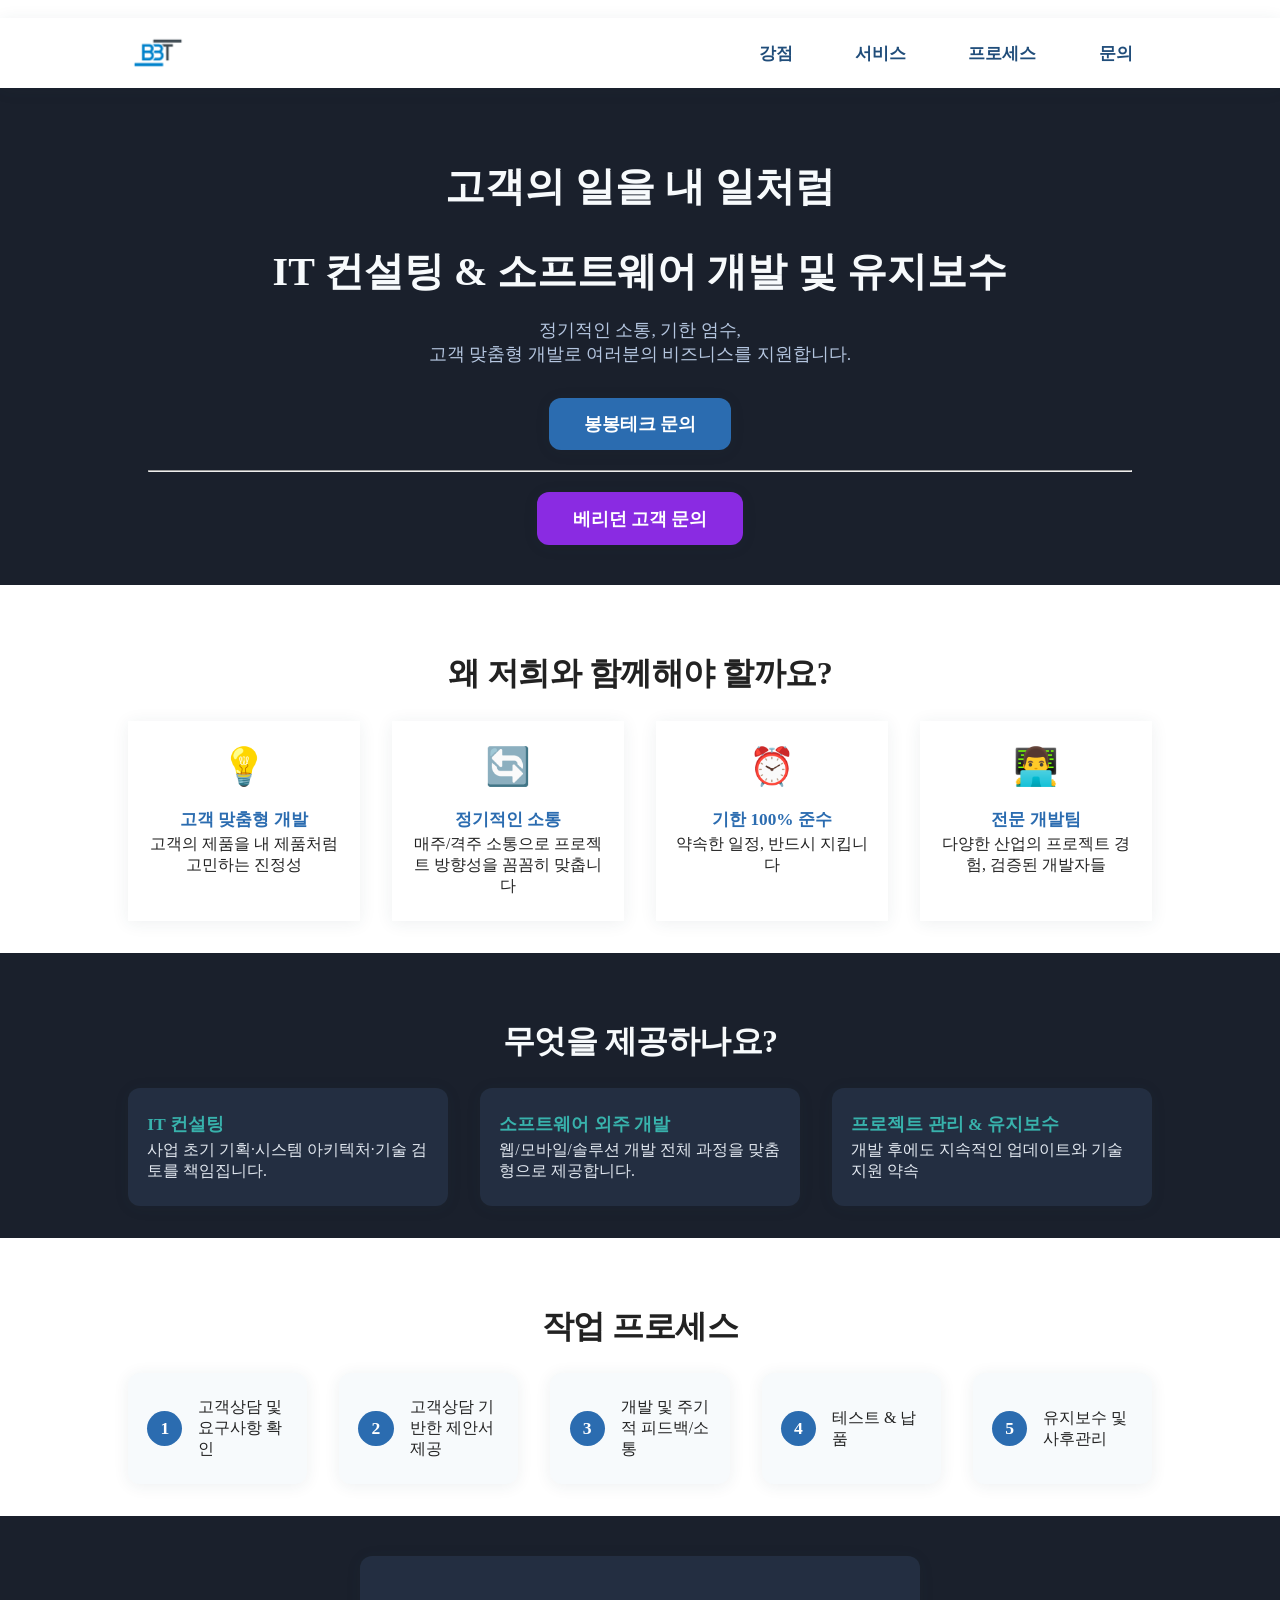
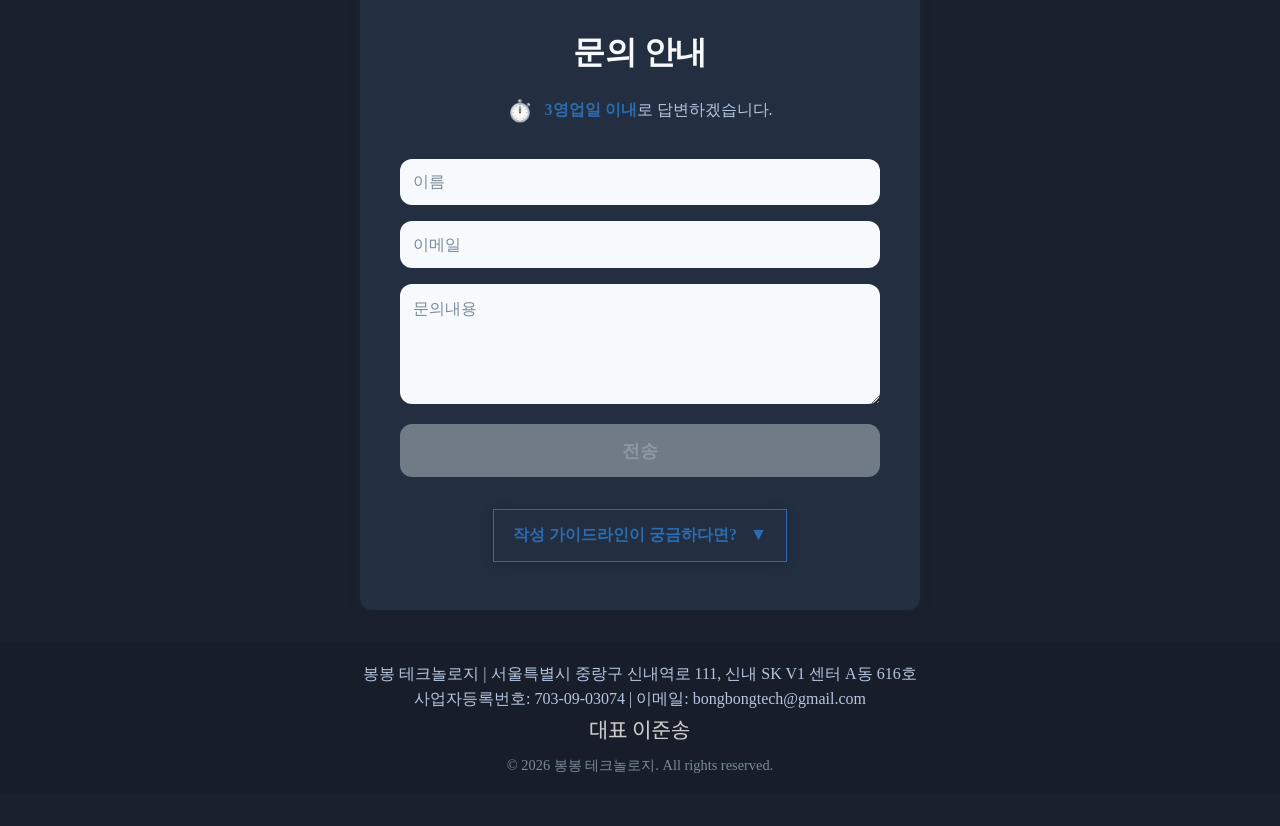
<file: index.html>
<!DOCTYPE html>
<html lang="ko"> 

<head>
   <meta charset="UTF-8">
   <meta name="viewport" content="width=device-width, initial-scale=1.0">
   <title>봉봉 테크놀로지</title>
   <link href="https://fonts.googleapis.com/css2?family=Roboto:wght@400;700&display=swap" rel="stylesheet">
   <link rel="stylesheet" href="style.css">
   <link rel="icon" type="image/png" href="favicon.png">

   <meta name="google-site-verification" content="m30Tda036_GRjnyDzYEdDoVMRkEQDd3D0iwW4XGG8fI" />
  
   <!-- SEO Enhancement Start -->
   <meta name="description" content="봉봉 테크놀로지는 IT 컨설팅, 소프트웨어 개발 및 유지보수, 고객 맞춤형 서비스, 정기 커뮤니케이션, 기한 엄수를 약속하는 전문가 팀입니다.">
   <meta name="robots" content="index, follow">
   <meta name="author" content="봉봉 테크놀로지">
   <link rel="canonical" href="https://bongbongtech.com">
  
   <!-- Open Graph / Facebook -->
   <meta property="og:type" content="website">
   <meta property="og:title" content="봉봉 테크놀로지">
   <meta property="og:description" content="IT 컨설팅, 소프트웨어 개발, 유지보수 전문. 프로젝트 일정 100% 준수, 고객 맞춤형 개발 제공.">
   <meta property="og:url" content="https://bongbongtech.com">
   <meta property="og:image" content="https://bongbongtech.com/logo.png">
  
   <!-- Twitter Card -->
   <meta name="twitter:card" content="summary_large_image">
   <meta name="twitter:title" content="봉봉 테크놀로지">
   <meta name="twitter:description" content="IT 컨설팅 및 소프트웨어 개발, 유지보수 전문 기업. 고객 중심 서비스.">
   <meta name="twitter:image" content="https://bongbongtech.com/logo.png">
  
   <!-- Schema.org 구조화 데이터 (JSON-LD) -->
     <script type="application/ld+json">
   {
    "@context": "https://schema.org",
    "@type": "Organization",
    "name": "봉봉 테크놀로지",
      "url": "https://bongbongtech.com",
      "logo": "https://bongbongtech.com/logo.png",
      "email": "bongbongtech@gmail.com",
      "address": {
        "@type": "PostalAddress",
        "streetAddress": "서울특별시 중랑구 신내역로 111, 신내 SK V1 센터 A동 616호"
      }
    }
    </script>
  
    <!-- SEO Enhancement End -->
  </head>

<body>
  <!-- Header & Logo -->
  <header class="site-header">
    <div class="container header-flex">
      <img src="logo.png" alt="BBT 로고" class="site-logo">
      <input type="checkbox" id="nav-toggle" style="display:none;">
      <label for="nav-toggle" class="hamburger">
        <span></span><span></span><span></span>
      </label>
      <nav>
        <a href="#whyus">강점</a>
        <a href="#services">서비스</a>
        <a href="#process">프로세스</a>
        <a href="#contact">문의</a>
      </nav>
    </div>
  </header>

  <!-- Hero Section (Dark) -->
  <section class="section-dark hero">
    <div class="container">
      <h1 class="hero-title">고객의 일을 내 일처럼</h1>
      <h1 class="hero-title">IT 컨설팅 & 소프트웨어 개발 및 유지보수</h1>
      <div class="hero-sub">정기적인 소통, 기한 엄수, <br/>고객 맞춤형 개발로 여러분의 비즈니스를 지원합니다.</div>
      <a href="#contact" class="btn">봉봉테크 문의</a>
      <hr style="margin: 20px;"/>
      <a href="#contact" class="btn" style="background-color: blueviolet;">베리던 고객 문의</a>
    </div>
  </section>

  <!-- Why Us Section (Light) -->
  <section class="section-light whyus-section" id="whyus">
    <div class="container">
      <h2 class="section-title">왜 저희와 함께해야 할까요?</h2>
      <div class="whyus">
        <div class="whyus-item">
          <div class="whyus-icon">💡</div>
          <div class="whyus-title">고객 맞춤형 개발</div>
          <div class="whyus-desc">고객의 제품을 내 제품처럼 고민하는 진정성</div>
        </div>
        <div class="whyus-item">
          <div class="whyus-icon">🔄</div>
          <div class="whyus-title">정기적인 소통</div>
          <div class="whyus-desc">매주/격주 소통으로 프로젝트 방향성을 꼼꼼히 맞춥니다</div>
        </div>
        <div class="whyus-item">
          <div class="whyus-icon">⏰</div>
          <div class="whyus-title">기한 100% 준수</div>
          <div class="whyus-desc">약속한 일정, 반드시 지킵니다</div>
        </div>
        <div class="whyus-item">
          <div class="whyus-icon">👨‍💻</div>
          <div class="whyus-title">전문 개발팀</div>
          <div class="whyus-desc">다양한 산업의 프로젝트 경험, 검증된 개발자들</div>
        </div>
      </div>
    </div>
  </section>

  <!-- What We Do Section (Dark) -->
  <section class="section-dark services-section" id="services">
    <div class="container">
      <h2 class="section-title">무엇을 제공하나요?</h2>
      <div class="services">
        <div class="service">
          <div class="service-title">IT 컨설팅</div>
          <div class="service-desc">사업 초기 기획·시스템 아키텍처·기술 검토를 책임집니다.</div>
        </div>
        <div class="service">
          <div class="service-title">소프트웨어 외주 개발</div>
          <div class="service-desc">웹/모바일/솔루션 개발 전체 과정을 맞춤형으로 제공합니다.</div>
        </div>
        <div class="service">
          <div class="service-title">프로젝트 관리 & 유지보수</div>
          <div class="service-desc">개발 후에도 지속적인 업데이트와 기술 지원 약속</div>
        </div>
      </div>
    </div>
  </section>

  <!-- Process Section (Light) -->
  <section class="section-light process-section" id="process">
    <div class="container">
      <h2 class="section-title">작업 프로세스</h2>
      <div class="process-steps">
        <div class="process-step">
          <div class="process-step-number">1</div>
          <div class="process-step-title">고객상담 및 요구사항 확인</div>
        </div>
        <div class="process-step">
          <div class="process-step-number">2</div>
          <div class="process-step-title">고객상담 기반한 제안서 제공</div>
        </div>
        <div class="process-step">
          <div class="process-step-number">3</div>
          <div class="process-step-title">개발 및 주기적 피드백/소통</div>
        </div>
        <div class="process-step">
          <div class="process-step-number">4</div>
          <div class="process-step-title">테스트 & 납품</div>
        </div>
        <div class="process-step">
          <div class="process-step-number">5</div>
          <div class="process-step-title">유지보수 및 사후관리</div>
        </div>
      </div>
    </div>
  </section>


  <!-- Contact/CTA Section (Dark) -->
  <section class="section-dark contact-section" id="contact">
    <div class="contact-form-wrap">
      <h2 class="section-title">문의 안내</h2>
      <div class="contact-reply-info">
        <span class="reply-icon">⏱️</span>
        <span class="reply-text"><span style="color:var(--primary);font-weight:700;">3영업일 이내</span>로 답변하겠습니다.
      </div>
      <br/>
      <br/>
      <form id="gform" method="POST" action="https://script.google.com/macros/s/AKfycbx9Tg3ZSAF8OOgkkGdjh-VKPmrq9clB7YTARX1lfGc0qahTwDZnl4qKFDuUkQ0PRUXnxQ/exec" onsubmit="return handleSubmit(event)" oninput="submitBtn.disabled = !this.checkValidity()">
        <input type="text" name="name" placeholder="이름" required>
        <input type="email" name="email" placeholder="이메일" required>
        <textarea name="message" placeholder= "문의내용" required></textarea>
        <!-- " [1] 아이템/서비스 소개
        [2] 주요 기능/요구사항
        [3] 참고하시는 서비스(문서, 레퍼런스, 링크 등)
        [4] 원하는 산출물(모바일 어플, 웹 사이트 등등)
        [5] 요구하는 일정 " -->
         
        <button id="submitBtn" type="submit" disabled>전송</button>
      </form>
      <div id="formResult"></div>
      <div class="faq-accordion">
        <input type="checkbox" id="faq-toggle" class="faq-toggle">
        <label for="faq-toggle" class="faq-label">
          <span class="faq-q">작성 가이드라인이 궁금하다면? <span class="faq-arrow">▼</span></span>
        </label>
        <div class="faq-content">
          <strong>작성 가이드라인 예시</strong>
          <ul>
            <li>아이템/서비스 소개</li>
            <li>주요 기능/요구사항</li>
            <li>참고하시는 서비스(문서, 레퍼런스, 링크 등)</li>
            <li>원하는 산출물(모바일 어플, 웹 사이트 등등)</li>
            <li>요구하는 일정</li>
          </ul>
        </div>
      </div>
    </div>

  <!-- Footer (Dark) -->
  <footer>
    <div class="footer-info">
      봉봉 테크놀로지 
      
      | 서울특별시 중랑구 신내역로 111, 신내 SK V1 센터 A동 616호
      <br/>사업자등록번호: 703-09-03074 |
      이메일: bongbongtech@gmail.com
      <br/><img src="ceo.svg"  style="margin-top: 8px; height: 20px; filter: brightness(0) invert(0.8);">
    </div>
    <div style="margin-top:8px; color:#7b8a99; font-size:0.9em;">&copy; <script>document.write(new Date().getFullYear());</script> 봉봉 테크놀로지. All rights reserved.</div>
  </footer>
  <script>
    function handleSubmit(e) {
      e.preventDefault();
      var form = e.target;
      var result = document.getElementById('formResult');
      var submitBtn = document.getElementById('submitBtn');
      
      result.textContent = '전송 중...';
      submitBtn.disabled = true;
      submitBtn.textContent = '전송 중';
      
      var data = new FormData(form);
      fetch(form.action, { method: 'POST', body: data })
        .then(function() {
          form.reset();
          result.textContent = '제출 완료했습니다. 감사합니다.';
          submitBtn.disabled = false;
          submitBtn.textContent = '전송';
        })
        .catch(function() {
          result.textContent = '전송에 실패했습니다. 다시 시도해 주세요. 문제가 계속된다면, 아래 이메일로 직접 문의를 부탁드립니다.';
          submitBtn.disabled = false;
          submitBtn.textContent = '전송';
        });
      return false;
    }
  </script>
</body>

</html>
</file>
<file: style.css>
:root {
  --primary: #2b6cb0;
  --primary-dark: #204d7a;
  --secondary: #f7fafc;
  --background-dark: #1a202c;
  --background-light: #fff;
  --text-dark: #222;
  --text-light: #f7fafc;
  --accent: #38b2ac;
  --border-radius: 12px;
  --transition: 0.2s cubic-bezier(.4,0,.2,1);
  --shadow: 0 2px 16px 0 rgba(44,62,80,0.08);
}

html, body {
  font-size: 14px;
}
.hero-title { font-size: 1.15rem; }
.hero-sub { font-size: 0.95rem; }
.btn { font-size: 1rem; padding: 0.8em 1.8em; }
.section-title { font-size: 1.08rem; }
@media (min-width: 700px) {
  html, body { font-size: 16px; }
  .hero-title { font-size: 2rem; }
  .hero-sub { font-size: 1.08rem; }
  .btn { font-size: 1.08rem; }
  .section-title { font-size: 1.18rem; }
}

body {
  margin: 0;
  background: var(--background-light);
  color: var(--text-dark);
  min-height: 100vh;
}

a {
  color: var(--primary);
  text-decoration: none;
  transition: color var(--transition);
}
a:hover {
  color: var(--accent);
}

.container {
  width: 92%;
  max-width: 1100px;
  margin: 0 auto;
  padding: 0 0.5rem;
}

.site-header {
  background: var(--background-light);
  box-shadow: var(--shadow);
  position: sticky;
  top: 0;
  z-index: 100;
}
.header-flex {
  display: flex;
  align-items: center;
  justify-content: space-between;
  min-height: 60px;
  padding: 0.5rem 0;
}
.site-logo {
  height: 60px;
  width: auto;
  margin-right: 1rem;
}
nav {
  display: none;
}
.hamburger {
  display: flex;
  flex-direction: column;
  justify-content: center;
  width: 32px;
  height: 32px;
  cursor: pointer;
  gap: 5px;
}
.hamburger span {
  display: block;
  height: 3px;
  width: 100%;
  background: var(--primary);
  border-radius: 2px;
  transition: all var(--transition);
}
#nav-toggle:checked ~ label.hamburger span:nth-child(1) {
  transform: translateY(8px) rotate(45deg);
}
#nav-toggle:checked ~ label.hamburger span:nth-child(2) {
  opacity: 0;
}
#nav-toggle:checked ~ label.hamburger span:nth-child(3) {
  transform: translateY(-8px) rotate(-45deg);
}
#nav-toggle:checked ~ nav {
  display: flex;
  flex-direction: column;
  position: absolute;
  top: 60px;
  right: 0;
  background: var(--background-light);
  width: 100vw;
  box-shadow: var(--shadow);
  z-index: 99;
}
nav a {
  padding: 1rem 2rem;
  font-weight: 700;
  color: var(--primary-dark);
  border-bottom: 1px solid #e2e8f0;
  transition: background var(--transition);
}
nav a:last-child {
  border-bottom: none;
}
nav a:hover {
  background: var(--secondary);
  color: var(--accent);
}

.section-dark {
  background: var(--background-dark);
  color: var(--text-light);
  padding: 2.5rem 0 2rem 0;
}
.section-light {
  background: var(--background-light);
  color: var(--text-dark);
  padding: 2.5rem 0 2rem 0;
}
.section-title {
  font-size: 1.5rem;
  font-weight: 700;
  margin-bottom: 1.5rem;
  letter-spacing: -0.5px;
  text-align: center;
}

.hero {
  text-align: center;
  padding-top: 2.5rem;
  padding-bottom: 2.5rem;
}
.hero-title {
  font-size: 2rem;
  font-weight: 700;
  line-height: 1.3;
  margin-bottom: 1.2rem;
}
.hero-sub {
  font-size: 1.1rem;
  color: #b5c6e0;
  margin-bottom: 2rem;
}
.btn {
  display: inline-block;
  background: var(--primary);
  color: #fff;
  font-weight: 700;
  padding: 0.9rem 2.2rem;
  border-radius: var(--border-radius);
  box-shadow: var(--shadow);
  border: none;
  font-size: 1.1rem;
  transition: background var(--transition), box-shadow var(--transition);
  cursor: pointer;
}
.btn:hover {
  background: var(--primary-dark);
  box-shadow: 0 4px 24px 0 rgba(44,62,80,0.13);
}

/* Why Us 아이템 세로 정렬 */
.whyus {
  display: flex;
  flex-direction: column;
  gap: 18px;
  margin-top: 2vw;
}
.whyus-item {
  width: 100%;
  display: flex;
  flex-direction: column;
  align-items: center;
  justify-content: flex-start;
  background: var(--card-light);
  border-radius: var(--radius);
  box-shadow: var(--shadow);
  padding: 1.1em 0.7em;
  max-width: 320px;
  margin: 0 auto;
}
.whyus-icon {
  font-size: 2.1rem;
  margin-bottom: 0.5em;
  display: block;
  text-align: center;
}
.whyus-title {
  font-size: 1.01rem;
  font-weight: 700;
  color: var(--primary);
  margin-bottom: 0.2em;
  text-align: center;
}
.whyus-desc {
  color: var(--gray);
  font-size: 0.93rem;
  text-align: center;
}
@media (min-width: 700px) {
  .whyus {
    flex-direction: row;
    gap: 32px;
    justify-content: center;
  }
  .whyus-item {
    max-width: 220px;
    padding: 1.5em 1em;
  }
  .whyus-icon { font-size: 2.3rem; }
  .whyus-title { font-size: 1.08rem; }
  .whyus-desc { font-size: 0.98rem; }
}

.services {
  display: flex;
  flex-direction: column;
  gap: 1.2rem;
}
.service {
  background: #232e41;
  border-radius: var(--border-radius);
  box-shadow: var(--shadow);
  padding: 1.2rem 1rem;
}
.service-title {
  font-weight: 700;
  font-size: 1.1rem;
  margin-bottom: 0.3rem;
  color: var(--accent);
}
.service-desc {
  font-size: 0.98rem;
  color: #e2e8f0;
}

.process-steps {
  display: flex;
  flex-direction: column;
  gap: 1.1rem;
  margin-top: 1.5rem;
}
.process-step {
  display: flex;
  align-items: center;
  gap: 1rem;
  background: #f7fafc;
  border-radius: var(--border-radius);
  box-shadow: var(--shadow);
  padding: 1rem 1rem;
}
.process-step-number {
  background: var(--primary);
  color: #fff;
  font-weight: 700;
  font-size: 1.1rem;
  width: 2.2rem;
  height: 2.2rem;
  display: flex;
  align-items: center;
  justify-content: center;
  border-radius: 50%;
  flex-shrink: 0;
}
.process-step-title {
  font-size: 1rem;
  font-weight: 500;
}

.contact-section {
  padding: 2.5rem 0 2rem 0;
  background: var(--background-dark);
  color: var(--text-light);
}
.contact-form-wrap {
  background: #232e41;
  border-radius: var(--border-radius);
  box-shadow: var(--shadow);
  max-width: 420px;
  margin: 0 auto;
  padding: 2rem 1.2rem 1.5rem 1.2rem;
  text-align: center;
}
.contact-form-wrap input,
.contact-form-wrap textarea {
  width: 100%;
  padding: 0.9rem 0.8rem;
  margin-bottom: 1rem;
  border: none;
  border-radius: var(--border-radius);
  background: #f7fafc;
  font-size: 1rem;
  color: #222;
  box-sizing: border-box;
  font-family: inherit;
  transition: box-shadow var(--transition);
}
.contact-form-wrap input:focus,
.contact-form-wrap textarea:focus {
  outline: 2px solid var(--primary);
  box-shadow: 0 0 0 2px var(--primary);
}
.contact-form-wrap button[type="submit"] {
  width: 100%;
  background: var(--primary);
  color: #fff;
  font-weight: 700;
  padding: 0.9rem 0;
  border-radius: var(--border-radius);
  border: none;
  font-size: 1.1rem;
  cursor: pointer;
  transition: background var(--transition), box-shadow var(--transition);
  box-shadow: var(--shadow);
}
.contact-form-wrap button[type="submit"]:hover {
  background: var(--primary-dark);
  box-shadow: 0 4px 24px 0 rgba(44,62,80,0.13);
}

.contact-reply-info {
  display: flex;
  align-items: center;
  justify-content: center;
  gap: 0.7rem;
  font-size: 1rem;
  color: #b5c6e0;
}
.reply-icon {
  font-size: 1.3rem;
}
.reply-text {
  font-size: 1rem;
}

/* FAQ 아코디언 전문적 스타일 & 가운데 정렬 */
.faq-accordion {
  width: 100%;
  max-width: 370px;
  margin: 2em auto 0 auto;
  display: flex;
  flex-direction: column;
  align-items: center;
}
.faq-label {
  display: block;
  background: var(--card-dark);
  color: var(--primary);
  border-radius: var(--radius);
  padding: 0.9em 1.2em;
  font-weight: 700;
  cursor: pointer;
  margin-bottom: 0.5em;
  text-align: center;
  box-shadow: 0 2px 12px #0002;
  border: 1.5px solid var(--primary);
  transition: background 0.2s, color 0.2s, box-shadow 0.2s;
  position: relative;
}
.faq-label:hover {
  background: var(--primary);
  color: var(--white);
  box-shadow: 0 4px 24px #1683c744;
}
.faq-arrow {
  display: inline-block;
  margin-left: 0.5em;
  font-size: 1.1em;
  transition: transform 0.3s;
}
.faq-toggle {
  display: none;
}
.faq-toggle:checked + .faq-label .faq-arrow {
  transform: rotate(180deg);
}
.faq-content {
  display: none;
  background: var(--card-dark);
  color: var(--white);
  border-radius: var(--radius);
  padding: 1.1em 1.2em;
  font-size: 0.95rem;
  box-shadow: 0 2px 12px #0002;
  border: 1.5px solid var(--primary);
  margin-bottom: 0.5em;
  text-align: left;
  width: 100%;
  max-width: 370px;
}
.faq-toggle:checked ~ .faq-content {
  display: block;
}
@media (min-width: 700px) {
  .faq-accordion, .faq-content { max-width: 420px; }
}

footer {
  background: #181e29;
  color: #b5c6e0;
  text-align: center;
  padding: 1.2rem;
  font-size: 1rem;
  margin-top: 2rem;
}
.footer-info {
  font-size: 1rem;
  margin-bottom: 0.5rem;
  line-height: 1.6;
}

/* Responsive Design */
@media (min-width: 600px) {
  .container {
    width: 90%;
    padding: 0 1rem;
  }
  .hero-title {
    font-size: 2.5rem;
  }
  .section-title {
    font-size: 2rem;
  }
  .whyus, .services, .process-steps {
    flex-direction: row;
    gap: 1.5rem;
  }
  .whyus-item, .service, .process-step {
    flex: 1 1 0;
    min-width: 0;
  }
  .contact-form-wrap {
    padding: 2.5rem 2rem 2rem 2rem;
  }
}

@media (min-width: 900px) {
  .container {
    width: 80%;
    max-width: 1100px;
  }
  .header-flex {
    min-height: 70px;
  }
  .site-logo {
    height: 60px;
  }
  nav {
    display: flex !important;
    flex-direction: row;
    position: static;
    background: none;
    width: auto;
    box-shadow: none;
    gap: 1.5rem;
    align-items: center;
  }
  .hamburger {
    display: none;
  }
  nav a {
    padding: 0.5rem 1.2rem;
    border-bottom: none;
    color: var(--primary-dark);
    background: none;
    font-size: 1.05rem;
  }
  nav a:hover {
    background: var(--secondary);
    color: var(--accent);
  }
  .whyus, .services, .process-steps {
    flex-direction: row;
    gap: 2rem;
  }
  .whyus-item, .service, .process-step {
    padding: 1.5rem 1.2rem;
  }
  .contact-form-wrap {
    max-width: 480px;
    padding: 3rem 2.5rem 2.5rem 2.5rem;
  }
  .faq-content {
    font-size: 1.05rem;
  }
}

/* Hide scrollbars for form on mobile */
.contact-form-wrap textarea {
  resize: vertical;
  min-height: 120px;
  max-height: 300px;
}

button[disabled], .btn[disabled], #submitBtn[disabled] {
  background: #bfc7cc !important;
  color: #fff !important;
  opacity: 0.5;
  cursor: not-allowed !important;
  box-shadow: none !important;
  border: none;
  transition: background 0.2s, color 0.2s, opacity 0.2s;
}

/* Utility */
::-webkit-input-placeholder { color: #7b8a99; }
::-moz-placeholder { color: #7b8a99; }
:-ms-input-placeholder { color: #7b8a99; }
::placeholder { color: #7b8a99; }

.modal {
  display: none;
  position: fixed;
  z-index: 9999;
  left: 0; top: 0; width: 100vw; height: 100vh;
  background: rgba(0,0,0,0.45);
  align-items: center;
  justify-content: center;
}
.modal[style*="display: flex"] {
  display: flex !important;
}
.modal-content {
  background: #fff;
  color: #222;
  border-radius: var(--border-radius);
  box-shadow: 0 8px 32px #0004;
  padding: 2.2em 1.5em 1.5em 1.5em;
  min-width: 240px;
  max-width: 90vw;
  text-align: center;
  position: relative;
  animation: modalPop 0.25s cubic-bezier(.4,1.6,.6,1) 1;
}
@keyframes modalPop {
  0% { transform: scale(0.85); opacity: 0; }
  100% { transform: scale(1); opacity: 1; }
}
.modal-content h2 {
  color: #1560a8;
  font-size: 1.15rem;
  margin-bottom: 0.7em;
}
.modal-content p {
  color: #222;
  font-size: 1rem;
  margin-bottom: 1.5em;
}
.modal-close {
  background: #1683c7;
  color: #fff;
  border: none;
  border-radius: var(--border-radius);
  font-size: 1.05rem;
  font-weight: 700;
  padding: 0.7em 2.2em;
  box-shadow: var(--shadow);
  cursor: pointer;
  transition: background 0.2s, box-shadow 0.2s;
}
.modal-close:hover {
  background: #10639a;
  box-shadow: 0 4px 24px #1683c744;
}

#formResult {
  color: #1683c7;
  font-weight: 900;
  font-size: 1.13rem;
  text-align: center;
  margin-top: 1.5em;
  letter-spacing: 0.01em;
}
</file>
